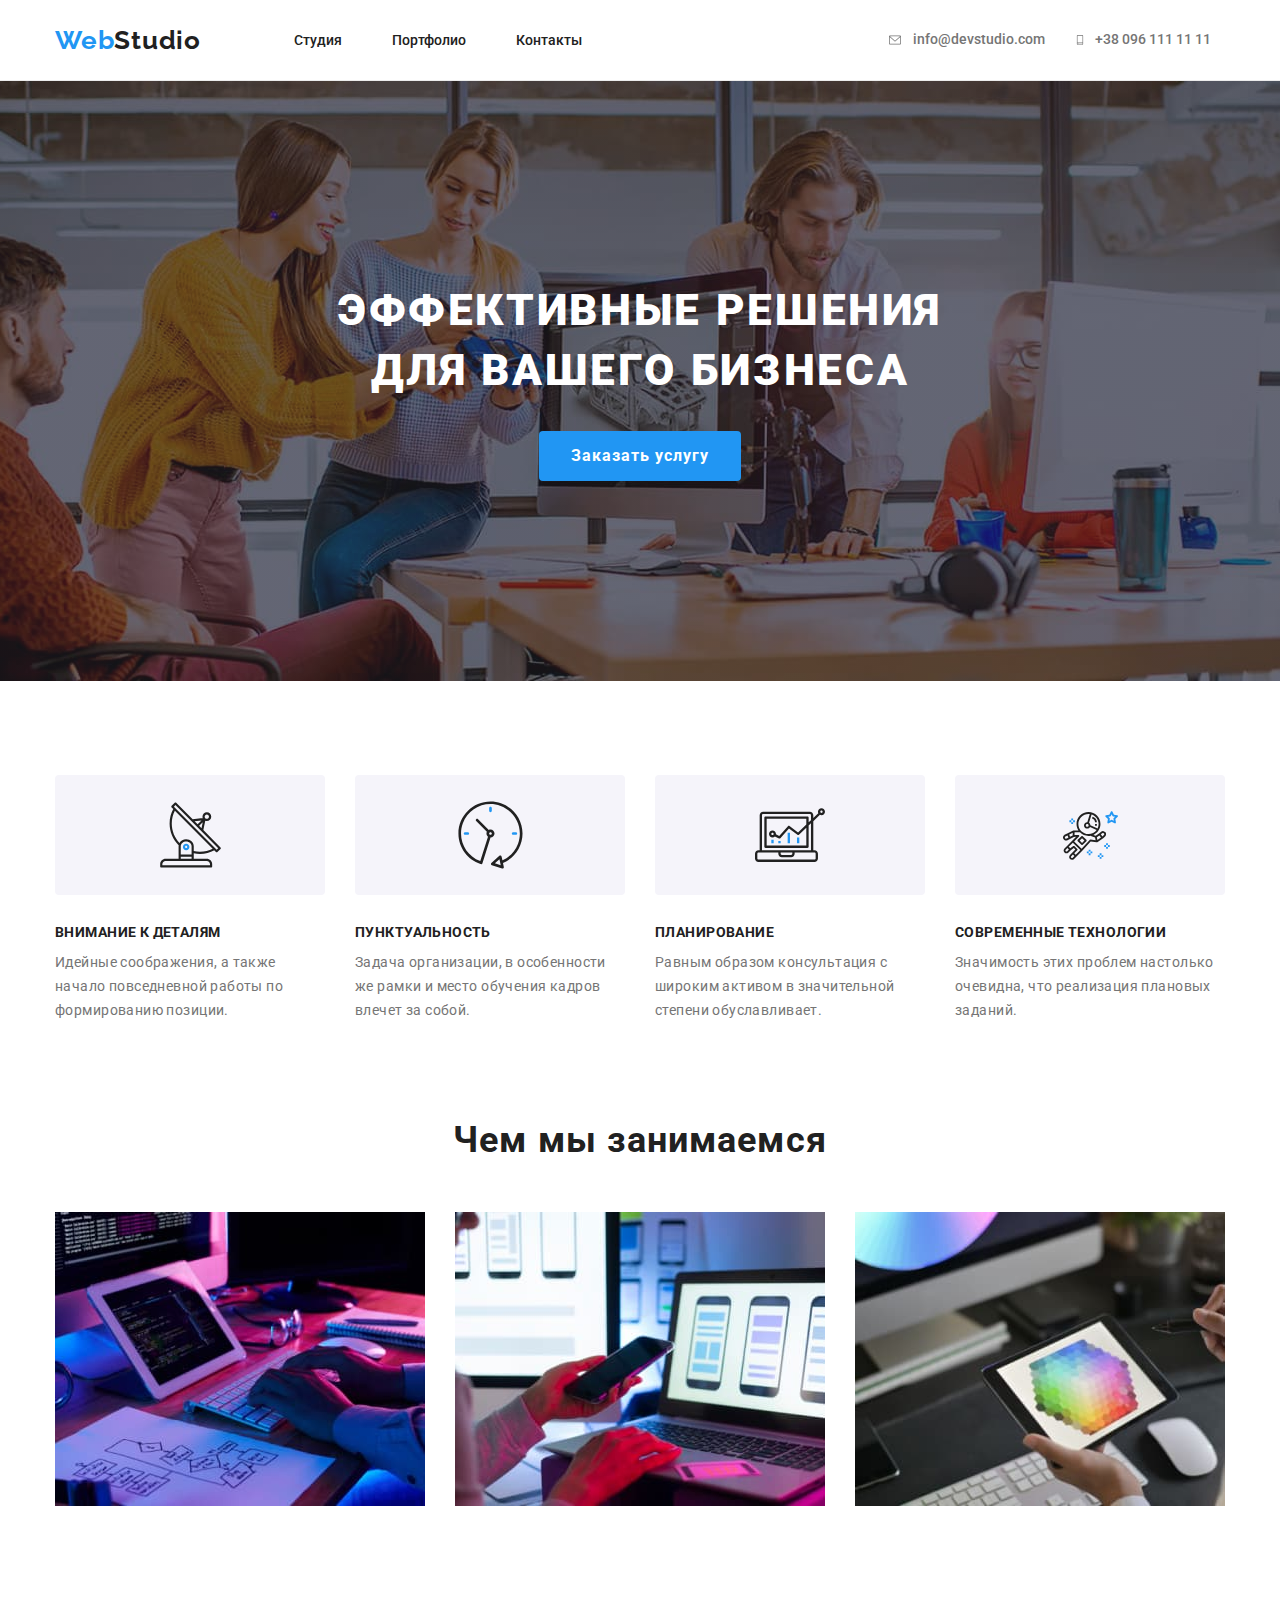
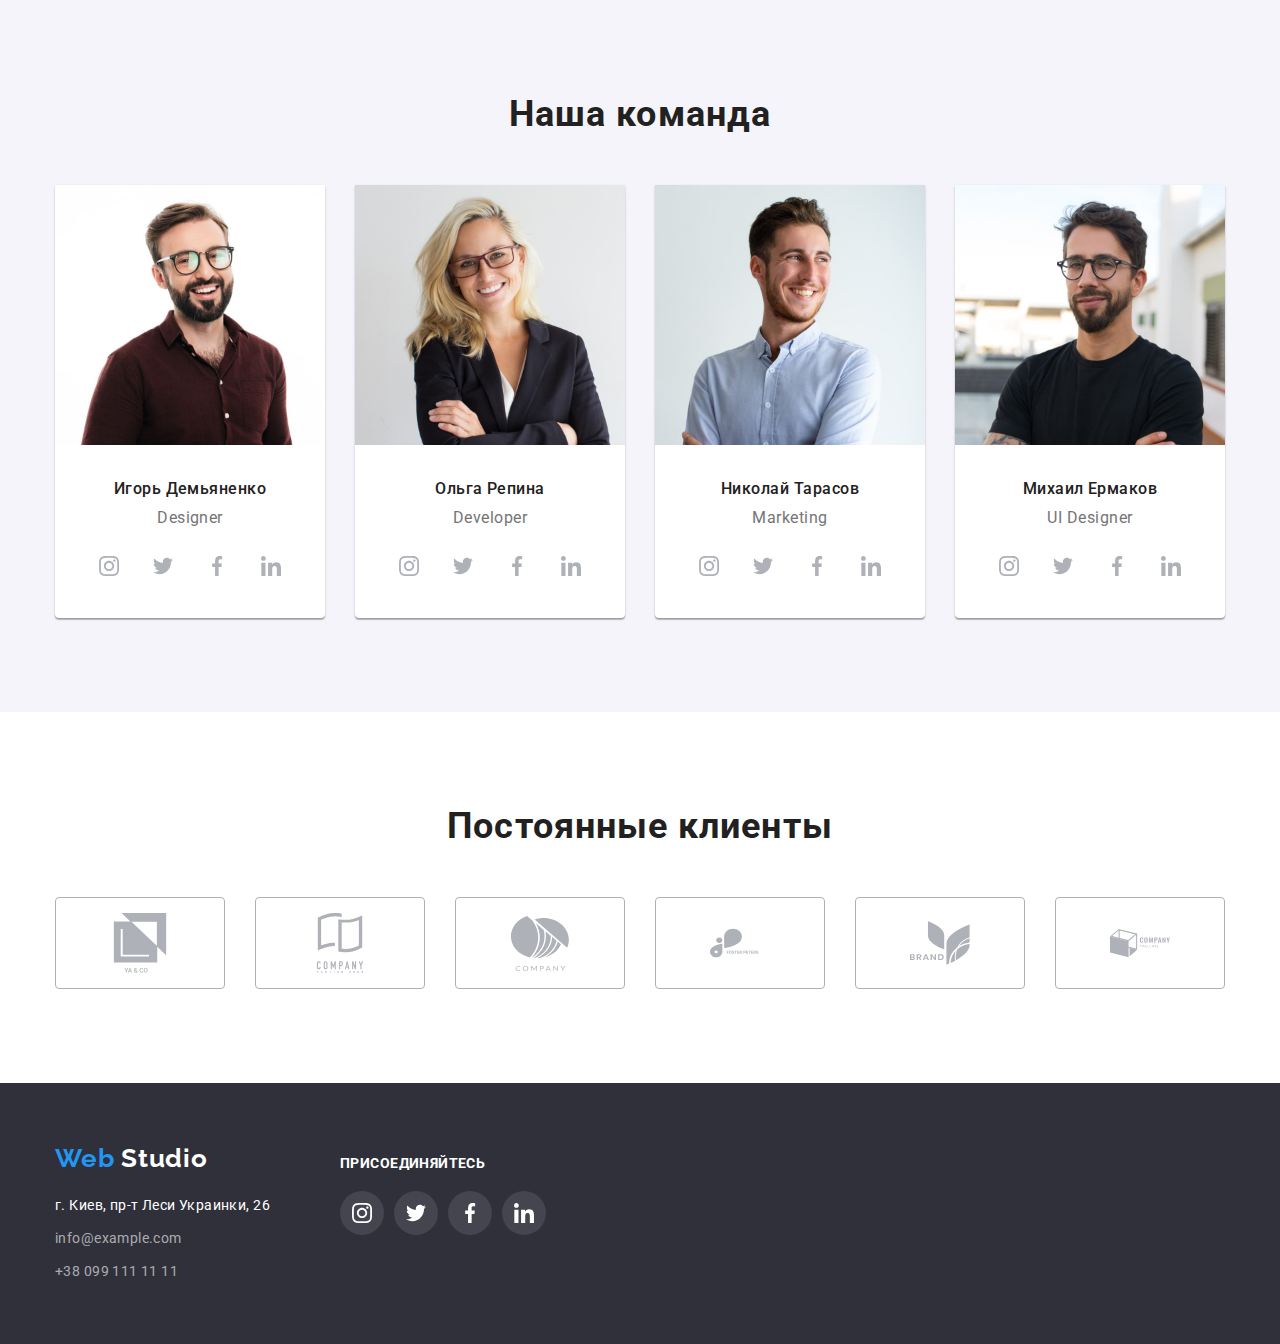
<file: index.html>
<!DOCTYPE html>
<html lang="en">
<head>
    <meta charset="UTF-8">
    <meta http-equiv="X-UA-Compatible" content="IE=edge">
    <meta name="viewport" content="width=device-width, initial-scale=1.0">
    <title>WebStudio</title>
    <link rel="preconnect" href="https://fonts.googleapis.com">
<link rel="preconnect" href="https://fonts.gstatic.com" crossorigin>
<link href="https://fonts.googleapis.com/css2?family=Raleway:wght@700&family=Roboto:wght@400;500;700;900&display=swap" rel="stylesheet">
<link rel="stylesheet" href="https://cdnjs.cloudflare.com/ajax/libs/modern-normalize/1.1.0/modern-normalize.min.css">
    <link rel="stylesheet" href="css/styles.css">
    
</head>
<body>
    <!-- Шапка страницы -->
    <header class="header-wrapper">
        <nav class="container nav-nav">
            <a class="logo" href="#"><span class="web-logo">Web</span><span class="studio-logo">Studio</span> </a>
            <ul class="nav-list">
                <li class="nav-item"><a class="nav-link" href="index.html">Студия</a></li>
                <li class="nav-item"><a class="nav-link" href="portfolio.html">Портфолио</a></li>
                <li class="nav-item"><a class="nav-link" href="#">Контакты</a></li>
            </ul>
            <a class="mail" href="#">info@devstudio.com
                <svg class="header-mail" width="16px" height="12px">
                    <use class="mail-icon" href="./img/icons.svg#icon-envelope"></use>
                </svg>
            </a>
            <a class="tel"  href="#">+38 096 111 11 11
                <svg class="header-tel" width="10px" height="16px">
                    <use class="tel-icon" href="./img/icons.svg#icon-smartphone"></use>
                </svg>
            </a>
        </nav>      
    </header>
    <!-- Основной контент -->
    <main class="maim">
        <!-- Сексция героя -->
        <section class="section effective hero-fon">
            <div class="container">
                <h1 class="effective-solutions">Эффективные решения<br/> для вашего бизнеса</h1>
                <button class="btn-hero" type="button">Заказать услугу</button>
            </div>
        </section>
        <!-- Секция преимущества -->
            <section class="section benefits">
                <div class="container">
                    <ul class="benefits-list">
                        <li class="benefits-fits">
                            <div class="thumb">
                                <svg class="antena-icon" width="65px" height="70px">
                                    <use href="./img/icons.svg#icon-antenna"></use>
                                </svg>
                            </div>
                            <h3 class="benefits-item">Внимание к деталям</h3>
                            <p class="benefits-link">Идейные соображения, а также<br/>начало повседневной работы по формированию позиции.</p>
                        </li>
                       <li class="benefits-fits">
                        <div class="thumb">
                            <svg class="clock-icon" width="67px" height="70px">
                                <use href="./img/icons.svg#icon-clock"></use>
                            </svg>
                        </div>
                             <h3 class="benefits-item">Пунктуальность</h3>
                            <p class="benefits-link">Задача организации, в особенности<br/>же рамки и место обучения кадров влечет за собой.</p>
                       </li>
                       <li class="benefits-fits">
                        <div class="thumb">
                            <svg class="diagram-icon" width="70px" height="70px">
                                <use href="./img/icons.svg#icon-diagram"></use>
                            </svg>
                        </div>
                             <h3 class="benefits-item">Планирование</h3>
                            <p class="benefits-link">Равным образом консультация с<br/>широким активом в значительной степени обуславливает.</p>
                       </li>
                        <li class="benefits-fits">
                            <div class="thumb">
                                <svg class="astronaut-icon"  width="55px" height="61px">
                                    <use href="./img/icons.svg#icon-astronaut"></use>
                                </svg>
                            </div>
                            <h3 class="benefits-item">Современные технологии</h3>
                            <p class="benefits-link">Значимость этих проблем настолько<br/>очевидна, что реализация плановых заданий.</p>
                        </li>
                    </ul>
                </div>
            </section>
            <!-- Секция чем занимаемся -->
            <section class="section study">
                <div class="container">
                    <h2 class="study-item">Чем мы занимаемся</h2>
                    <ul class="study-list">
                        <li class="study-link"><img class="study-photo"src="img/group-1.jpg" alt="верстка кода" width="370" height="294"></li>
                        <li class="study-link"><img class="study-photo" src="img/group-2.jpg" alt="адаптивный сайт"  width="370" height="294"></li>
                        <li class="study-link"><img class="study-photo"src="img/group-3.jpg" alt="стилизация сайта на Ваш вкус" width="370" height="294"></li>
                    </ul>     
                </div>
            </section>  
            <!-- Секция наша команда -->
            <section class="section team">
                <div class="container">
                    <h3 class="team-item">Наша команда</h3>
                    <ul class="team-list">
                        <li class="team-link">
                            <img class="team-photo" src="img/human-1.jpg" alt=" Игорь Демьяненко Product Designer" width="270" height="260">
                            <div class="team-des">
                                <h3 class="team-description">Игорь Демьяненко</h3>
                                <p class="team-job">Designer</p>
                                <ul class="social-list">
                                    <li>
                                        <a href="#" class="link-area">
                                            <svg class="social-links"  width="20px"  height="20px">
                                                <use href="./img/icons.svg#icon-instagram"></use>
                                            </svg>
                                        </a>
                                    </li>
                                    <li>
                                        <a href="#" class="link-area">
                                            <svg class="social-links"  width="20px"  height="20px">
                                                <use href="./img/icons.svg#icon-twitter"></use>
                                            </svg>
                                        </a>
                                    </li>
                                    <li>
                                        <a href="#" class="link-area">
                                            <svg class="social-links"  width="20px"  height="20px">
                                                <use href="./img/icons.svg#icon-facebook"></use>
                                            </svg>
                                        </a>
                                    </li>
                                    <li>
                                        <a href="#" class="link-area">
                                            <svg class="social-links"  width="20px"  height="20px">
                                                <use href="./img/icons.svg#icon-linkedin"></use>
                                            </svg>
                                        </a>
                                    </li>
                                </ul>
                            </div>
                        </li>
                        <li class="team-link">
                            <img  class="team-photo"src="img/human-2.jpg" alt=" Ольга Репина Frontend Developer"  width="270" height="260">
                            <div class="team-des">
                                <h3 class="team-description">Ольга Репина</h3>
                                <p class="team-job">Developer</p>
                                <ul class="social-list">
                                    <li>
                                        <a href="#" class="link-area">
                                            <svg class="social-links"  width="20px"  height="20px">
                                                <use href="./img/icons.svg#icon-instagram"></use>
                                            </svg>
                                        </a>
                                    </li>
                                    <li>
                                        <a href="#" class="link-area">
                                            <svg class="social-links"  width="20px"  height="20px">
                                                <use href="./img/icons.svg#icon-twitter"></use>
                                            </svg>
                                        </a>
                                    </li>
                                    <li>
                                        <a href="#" class="link-area">
                                            <svg class="social-links"  width="20px"  height="20px">
                                                <use href="./img/icons.svg#icon-facebook"></use>
                                            </svg>
                                        </a>
                                    </li>
                                    <li>
                                        <a href="#" class="link-area">
                                            <svg class="social-links"  width="20px"  height="20px">
                                                <use href="./img/icons.svg#icon-linkedin"></use>
                                            </svg>
                                        </a>
                                    </li>
                                </ul>
                            </div>
                        </li>
                        <li class="team-link">
                            <img class="team-photo" src="img/human-3.jpg" alt="Николай Тарасов Marketing" width="270" height="260">
                            <div class="team-des">
                                <h3 class="team-description">Николай Тарасов</h3>
                                <p class="team-job">Marketing</p>
                                <ul class="social-list">
                                    <li>
                                        <a href="#" class="link-area">
                                            <svg class="social-links"  width="20px"  height="20px">
                                                <use href="./img/icons.svg#icon-instagram"></use>
                                            </svg>
                                        </a>
                                    </li>
                                    <li>
                                        <a href="#" class="link-area">
                                            <svg class="social-links"  width="20px"  height="20px">
                                                <use href="./img/icons.svg#icon-twitter"></use>
                                            </svg>
                                        </a>
                                    </li>
                                    <li>
                                        <a href="#" class="link-area">
                                            <svg class="social-links"  width="20px"  height="20px">
                                                <use href="./img/icons.svg#icon-facebook"></use>
                                            </svg>
                                        </a>
                                    </li>
                                    <li>
                                        <a href="#" class="link-area">
                                            <svg class="social-links"  width="20px"  height="20px">
                                                <use href="./img/icons.svg#icon-linkedin"></use>
                                            </svg>
                                        </a>
                                    </li>
                                </ul>
                            </div>
                        </li>
                        <li class="team-link">
                            <img  class="team-photo"src="img/human-4.jpg" alt="Михаил Ермаков UI Designer" width="270" height="260"> 
                            <div class="team-des">
                                <h3 class="team-description">Михаил Ермаков</h3> 
                                <p class="team-job">UI Designer</p>
                                <ul class="social-list">
                                    <li>
                                        <a href="#" class="link-area">
                                            <svg class="social-links"  width="20px"  height="20px">
                                                <use href="./img/icons.svg#icon-instagram"></use>
                                            </svg>
                                        </a>
                                    </li>
                                    <li>
                                        <a href="#" class="link-area">
                                            <svg class="social-links"  width="20px"  height="20px">
                                                <use href="./img/icons.svg#icon-twitter"></use>
                                            </svg>
                                        </a>
                                    </li>
                                    <li>
                                        <a href="#" class="link-area">
                                            <svg class="social-links"  width="20px"  height="20px">
                                                <use href="./img/icons.svg#icon-facebook"></use>
                                            </svg>
                                        </a>
                                    </li>
                                    <li>
                                        <a href="#" class="link-area">
                                            <svg class="social-links"  width="20px"  height="20px">
                                                <use href="./img/icons.svg#icon-linkedin"></use>
                                            </svg>
                                        </a>
                                    </li>
                                </ul>
                            </div>
                        </li>
                    </ul>         
                </div>
            </section>
            <!-- Секция наша клиенты -->
            <section class="section clients">
                <div class="container">
                    <h3 class="clients-title">Постоянные клиенты</h3>
                        <ul class="clients-list">
                            <li class="clients-item">
                                    <a class="clients-permanent" href="#">
                                        <svg class="clients-icon" width="41px" height="47px">
                                            <use href="./img/icons.svg#icon-yaco"></use>
                                        </svg>
                                    </a>
                            </li>
                            <li class="clients-item">
                                    <a class="clients-permanent" href="#">
                                        <svg class="clients-icon" width="40px" height="52px">
                                            <use href="./img/icons.svg#icon-here"></use>
                                        </svg>
                                   </a>
                            </li>
                            <li class="clients-item">
                                    <a class="clients-permanent" href="#">
                                        <svg class="clients-icon" width="43px" height="41px">
                                            <use href="./img/icons.svg#icon-company"></use>
                                        </svg>
                                    </a>
                            </li>
                            <li class="clients-item">
                                    <a class="clients-permanent" href="#">
                                        <svg class="clients-icon" width="85px" height="42px">
                                            <use href="./img/icons.svg#icon-foster"></use>
                                        </svg>
                                    </a>
                            </li>
                            <li class="clients-item">
                                    <a class="clients-permanent" href="#">
                                        <svg class="clients-icon"  width="62px" height="45px">
                                            <use href="./img/icons.svg#icon-brand"></use>
                                        </svg>
                                    </a>
                            </li>
                            <li class="clients-item">
                                <a class="clients-permanent" href="#">
                                        <svg class="clients-icon" width="93px" height="44px">
                                            <use href="./img/icons.svg#icon-tagline"></use>
                                        </svg>
                                </a>
                            </li>
                        </ul>
                </div>
            </section>   
    </main>
    <!-- Подвал -->
<footer class="footer">
    <div class="container fooress">
        <div class="footer-address">
            <a class="footer-logo"href="#"> <span class="footer-web">Web</span> <span class="footer-studio">Studio</span></a>
            <address class="address">   
                <ul  class="footer-list">
                    <li class="footer-item">
                        <a class="be" href="#"> г. Киев, пр-т Леси Украинки, 26</a>
                    </li>
                    <li class="footer-item">
                        <a class="footer-link" href="#"> info@example.com</a>
                    </li>
                    <li class="footer-item">
                        <a   class="footer-link" href="#"> +38 099 111 11 11</a>
                    </li>
                </ul>
            </address>
        </div>
            <div class="footer-social">
                <p class="join">присоединяйтесь</p>
                <ul class="join-list">
                    <li class="join-link">
                        <a class="join-item" href="#">
                            <svg class="join-icon" width="20px"  height="20px">
                                <use href="./img/icons.svg#icon-instagram"></use>
                            </svg>
                        </a>
                    </li>
                    <li class="join-link">
                        <a class="join-item" href="#">
                            <svg class="join-icon" width="20px"  height="20px">
                                <use href="./img/icons.svg#icon-twitter"></use>
                            </svg>
                        </a>
                    </li>
                    <li class="join-link">
                        <a class="join-item" href="#">
                            <svg class="join-icon" width="20px"  height="20px">
                                <use href="./img/icons.svg#icon-facebook"></use>
                            </svg>
                        </a>
                    </li>
                    <li class="join-link">
                        <a class="join-item" href="#">
                            <svg class="join-icon" width="20px"  height="20px">
                                <use href="./img/icons.svg#icon-linkedin"></use>
                            </svg>
                        </a>
                    </li>
                </ul>
            </div>
    </div>

</footer>

</body>
</html>
</file>
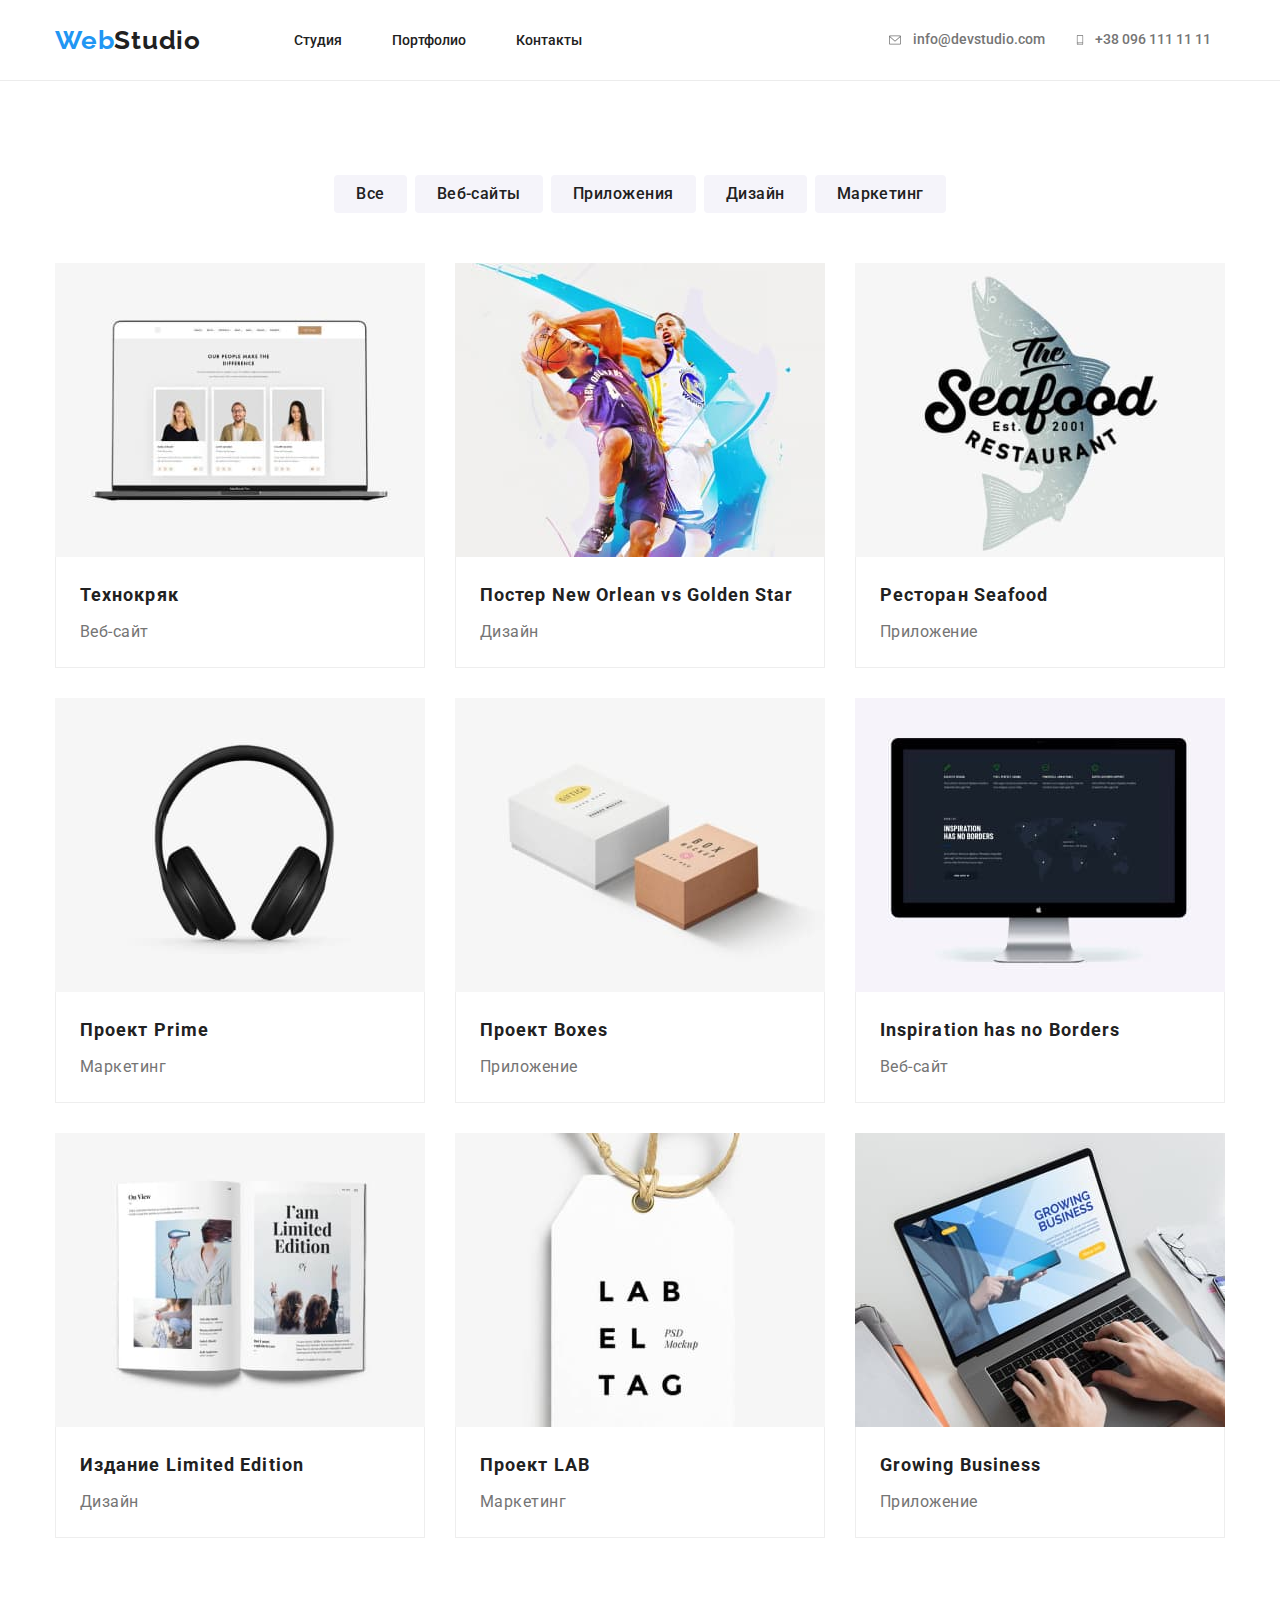
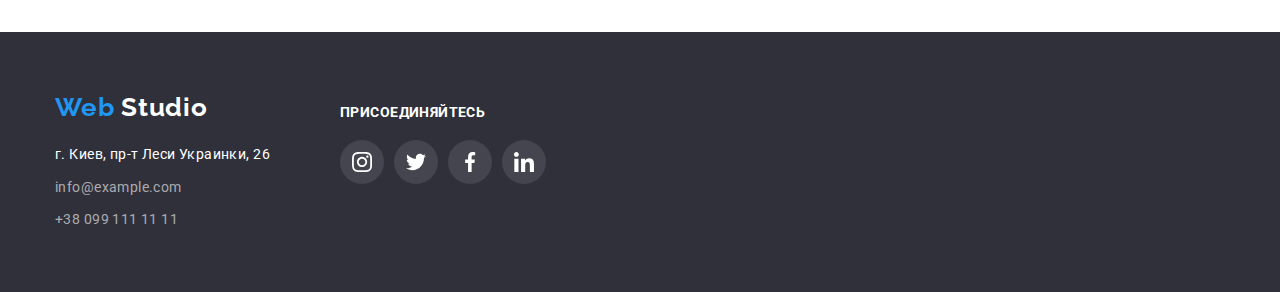
<file: portfolio.html>
<!DOCTYPE html>
<html lang="en">
<head>
    <meta charset="UTF-8">
    <meta http-equiv="X-UA-Compatible" content="IE=edge">
    <meta name="viewport" content="width=device-width, initial-scale=1.0">
    <title>WebStudio</title>
    <link rel="preconnect" href="https://fonts.googleapis.com">
    <link rel="preconnect" href="https://fonts.gstatic.com" crossorigin>
    <link href="https://fonts.googleapis.com/css2?family=Raleway:wght@700&family=Roboto:wght@400;500;700;900&display=swap" rel="stylesheet">
    <link rel="stylesheet" href="https://cdnjs.cloudflare.com/ajax/libs/modern-normalize/1.1.0/modern-normalize.min.css">
    <link rel="stylesheet" href="css/styles.css">
    
</head>
<body>
     <!-- Шапка страницы -->
     <header class="header-wrapper">
        <nav class="container nav-nav">
            <a class="logo" href="#"><span class="web-logo">Web</span><span class="studio-logo">Studio</span> </a>
            <ul class="nav-list">
                <li class="nav-item"><a class="nav-link" href="index.html">Студия</a></li>
                <li class="nav-item"><a class="nav-link" href="portfolio.html">Портфолио</a></li>
                <li class="nav-item"><a class="nav-link" href="#">Контакты</a></li>
            </ul>
            <a class="mail" href="#">info@devstudio.com
                <svg class="header-mail" width="16px" height="12px">
                    <use class="mail-icon" href="./img/icons.svg#icon-envelope"></use>
                </svg>
            </a>
            <a class="tel"  href="#">+38 096 111 11 11
                <svg class="header-tel" width="10px" height="16px">
                    <use class="tel-icon" href="./img/icons.svg#icon-smartphone"></use>
                </svg>
            </a>
        </nav>      
    </header>
     <!-- Основной контент -->
    <main class="main-wrap">
        <section class="section positions">
            <div class="container">
                <ul class="positions-list">
                    <li class="positions-link">
                        <button class="positions-item"   type="button">Все</button>
                    </li>
                    <li class="positions-link">
                        <button class="positions-item" type="button">Веб-сайты</button>
                    </li>
                    <li class="positions-link">
                        <button class="positions-item" type="button">Приложения</button>
                    </li>
                    <li class="positions-link">
                        <button class="positions-item"type="button">Дизайн</button>
                    </li>
                    <li class="positions-link">
                        <button class="positions-item" type="button">Маркетинг</button>
                    </li>
                </ul>
                <ul class="pictures">
                    <li class="pictures-list">
                        <a class="pictures-link" href="#">
                            <img class="pictures-photo"src="img/notebook.jpg" alt="notebook" width="370">
                            <div class="pictures-nut">
                                <h2 class="pictures-item">Технокряк</h2>
                                <p class="pictures-niches">Веб-сайт</p>
                            </div>
                        </a>
                    </li>
                    <li class="pictures-list">
                        <a class="pictures-link" href="#">
                            <img class="pictures-photo" src="img/basketball.jpg" alt="basketball" width="370">
                            <div class="pictures-nut">
                                <h2 class="pictures-item">Постер New Orlean vs Golden Star</h2>
                                <p class="pictures-niches">Дизайн</p>
                            </div>
                        </a>
                    </li >
                    <li class="pictures-list">
                        <a class="pictures-link" href="#">
                            <img  class="pictures-photo" src="img/seafood.jpg" alt="seafood" width="370">
                            <div class="pictures-nut">
                                <h2 class="pictures-item">Ресторан Seafood</h2>
                                <p class="pictures-niches">Приложение</p>
                            </div>   
                        </a>
                    </li>
                    <li class="pictures-list">
                        <a  class="pictures-link" href="#">
                            <img class="pictures-photo" src="img/headphones.jpg" alt="headphones" width="370">
                            <div class="pictures-nut">
                                <h2 class="pictures-item">Проект Prime</h2>
                                <p class="pictures-niches">Маркетинг</p>
                            </div>
                        </a>
                    </li>
                    <li class="pictures-list">
                        <a class="pictures-link" href="#">
                            <img class="pictures-photo" src="img/box.jpg" alt="box" width="370">
                            <div class="pictures-nut">
                                <h2 class="pictures-item">Проект Boxes</h2>
                                <p class="pictures-niches">Приложение</p>
                            </div> 
                        </a>
                    </li>
                    <li class="pictures-list">
                        <a  class="pictures-link" href="#">
                            <img class="pictures-photo" src="img/computer.jpg" alt="computer" width="370">
                            <div class="pictures-nut">
                                <h2 class="pictures-item">Inspiration has no Borders</h2>
                                <p class="pictures-niches">Веб-сайт</p>
                            </div>
                        </a>
                    </li>
                    <li class="pictures-list">
                        <a class="pictures-link" href="#">
                            <img class="pictures-photo" src="img/book.jpg" alt="book" width="370">
                            <div class="pictures-nut">
                                <h2 class="pictures-item">Издание Limited Edition</h2>
                                <p class="pictures-niches">Дизайн</p>
                            </div>
                        </a>
                    </li>
                    <li class="pictures-list">
                        <a class="pictures-link" href="#">
                            <img class="pictures-photo" src="img/label.jpg" alt="label" width="370">
                            <div class="pictures-nut">
                                <h2 class="pictures-item">Проект LAB</h2>
                                <p class="pictures-niches">Маркетинг</p>
                            </div> 
                        </a>
                    </li>
                    <li class="pictures-list">
                        <a class="pictures-link" href="#">
                            <img class="pictures-photo" src="img/recruit.jpg" alt="recruit" width="370">
                            <div class="pictures-nut">
                                <h2 class="pictures-item">Growing Business</h2>
                                <p class="pictures-niches">Приложение</p>
                            </div>
                        </a>
                    </li>
                </ul>
            </div>
        </section>
    </main>
       <!-- Подвал -->
       <footer class="footer">
        <div class="container fooress">
            <div class="footer-address">
                <a class="footer-logo"href="#"> <span class="footer-web">Web</span> <span class="footer-studio">Studio</span></a>
                <address class="address">   
                    <ul  class="footer-list">
                        <li class="footer-item">
                            <a class="be" href="#"> г. Киев, пр-т Леси Украинки, 26</a>
                        </li>
                        <li class="footer-item">
                            <a class="footer-link" href="#"> info@example.com</a>
                        </li>
                        <li class="footer-item">
                            <a   class="footer-link" href="#"> +38 099 111 11 11</a>
                        </li>
                    </ul>
                </address>
            </div>
                <div class="footer-social">
                    <p class="join">присоединяйтесь</p>
                    <ul class="join-list">
                        <li class="join-link">
                            <a class="join-item" href="#">
                                <svg class="join-icon" width="20px"  height="20px">
                                    <use href="./img/icons.svg#icon-instagram"></use>
                                </svg>
                            </a>
                        </li>
                        <li class="join-link">
                            <a class="join-item" href="#">
                                <svg class="join-icon" width="20px"  height="20px">
                                    <use href="./img/icons.svg#icon-twitter"></use>
                                </svg>
                            </a>
                        </li>
                        <li class="join-link">
                            <a class="join-item" href="#">
                                <svg class="join-icon" width="20px"  height="20px">
                                    <use href="./img/icons.svg#icon-facebook"></use>
                                </svg>
                            </a>
                        </li>
                        <li class="join-link">
                            <a class="join-item" href="#">
                                <svg class="join-icon" width="20px"  height="20px">
                                    <use href="./img/icons.svg#icon-linkedin"></use>
                                </svg>
                            </a>
                        </li>
                    </ul>
                </div>
        </div>
    
    </footer>
    
</body>
</html>
</file>
<file: css/styles.css>
:root{
--header-text-color: #212121;
--link-text-color:#2196F3;
--background-text-color: #ffffff;
}




body{
background-color: var(--background-text-color);
font-family: 'Roboto', 'Raleway';
font-style: normal;   
}

.container{
    width: 1200px;
    padding-left: 15px;
    padding-right: 15px;
    margin-left: auto;
    margin-right: auto;
}

.section{
    padding-top: 94px;
    padding-bottom: 94px;
    margin: 0 auto;
}



/* STYLES HEADER */

.header-wrapper{
background-color: #ffffff;
border-bottom: 1px solid #ECECEC;
}


.logo{   
font-family: 'Raleway';
font-style: normal;
font-weight: 700;
font-size: 26px;
line-height: 1.19;
letter-spacing: 0.03em;
color: var(--link-text-color);
text-decoration: none;

padding-top: 24px;
padding-bottom: 24px;
margin-right: 93px;
}

.studio-logo{
    color: var(--header-text-color);
}

    
.nav-nav{
    display: flex;
    align-items: center;
}


.nav-list{
    display: flex;
    padding-left: 0;
    margin: 0;
   
}


.nav-item{
list-style-type: none;
margin-right: 50px;

}

.nav-item:last-child{
    margin-right: 0;
}

.nav-link{
font-family: 'Roboto';
font-style: normal;
font-weight: 500;
font-size: 14px;
line-height: 1.14;
color: var(--header-text-color);
text-decoration: none;

padding-top: 32px;
padding-bottom: 32px;
}

.nav-link:hover,
.nav-link:focus{
    color: var(--link-text-color);
}

.header-mail{
margin-right: 10px;
fill: currentColor;
}


.mail{
font-family: 'Roboto';
font-style: normal;
font-weight: 500;
font-size: 14px;
line-height: 1.14;
color: #757575;
text-decoration: none;

margin-left: 305px;
margin-right: 30px;
padding-top: 32px;
padding-bottom: 32px;

display: flex;
flex-direction: row-reverse;
align-items: center;
}


.mail:hover,
.mail:focus{
color: var(--link-text-color);
}



.tel{
font-family: 'Roboto';
font-style: normal;
font-weight: 500;
font-size: 14px;
line-height: 1.14;
color: #757575;
text-decoration: none;

padding-top: 32px;
padding-bottom: 32px;

display: flex;
flex-direction: row-reverse;
align-items: center;
}

.header-tel{
margin-right: 10px;
fill: currentColor;
}



.tel:hover,
.tel:focus{
color: var(--link-text-color);
}

/* STYLES MAIN Studio */

.hero-fon{
    max-width: 1600px;
    height: 600px;
    margin-left: auto;
    margin-right: auto;
    background-image: linear-gradient(
        rgba(47, 48, 58, 0.4),
        rgba(47, 48, 58, 0.4)  
    ), url(../img/hero-fon.jpg);
    background-size: cover;
    background-position: center;
    background-repeat: no-repeat;
}



.effective{
    background-color: var(--header-text-color);
    text-align: center;
    padding-top: 200px;
    padding-bottom: 200px;
}

.effective-solutions{
font-family: 'Roboto';
font-style: normal;
font-weight: 900;
font-size: 44px;
line-height: 1.36;
letter-spacing: 0.06em;
text-transform: uppercase;
color: #ffffff;

margin-top: 0;
margin-bottom: 30px;
}

.btn-hero{
font-family: 'Roboto';
font-style: normal;
font-weight: 700;
font-size: 16px;
line-height: 1.87;
cursor: pointer;
letter-spacing: 0.06em;
color: var(--background-text-color);
background: #2196F3;
border-radius: 4px;
min-width: 200px;
height: 50px;
border-width: 0;
padding: 10px 32px 10px 32px;
}


.btn-hero:hover,
.btn-hero:focus{
    background: #2196F3;
box-shadow: 0px 4px 4px rgba(0, 0, 0, 0.15);
border-radius: 4px;
}

.benefits{
background-color: #ffffff;
padding-top: 94px;
padding-bottom: 94px;
}

.benefits-list{
    list-style-type: none;
    margin-top: 0;
    padding: 0;
    display: flex;
    justify-content: space-between;
    margin-bottom: 0;
}


.thumb{
    display: flex;
    justify-content: center;
    align-items: center;

    background-color: #F5F4FA;
    width: 270px;
    height: 120px;

    border-radius: 4px;
    margin-bottom: 30px;
}


.benefits-item{
font-family: 'Roboto';
font-style: normal;
font-weight: 700;
font-size: 14px;
line-height: 1.14;
letter-spacing: 0.03em;
text-transform: uppercase;
color: var(--header-text-color);

margin-top: 0;
margin-bottom: 10px;
}

.benefits-link{
font-size: 14px;
line-height: 1.71;
letter-spacing: 0.03em;
color: #757575;
margin-top: 0;
margin-bottom: 0;
width: 270px;
height: 75px;
}


.study{
    padding-top: 0;
}


.study-list{
    list-style-type: none;
    padding: 0;
    display: flex;
    justify-content: space-between;
    margin-bottom: 0;
    margin-top: 0;
}


.study-photo{
    display: block;
}

.study-item{
font-weight: 700;
font-size: 36px;
line-height: 1.16;
text-align: center;
letter-spacing: 0.03em;
color: var(--header-text-color);

margin-top: 0;
margin-bottom: 50px;
}

.team{
background-color: #F5F4FA;
}

.team-item{
font-weight: 700;
font-size: 36px;
line-height: 1.16;
text-align: center;
letter-spacing: 0.03em;
color: #212121;

margin-top: 0;
margin-bottom: 50px;
}

.team-list{
    list-style-type: none;
    padding: 0;
    display: flex;
    justify-content: space-between;
    margin-bottom: 0;
    margin-top: 0;

}

.team-des{
    padding-top: 30px;
    padding-bottom: 30px;

}

.team-link{
background: #FFFFFF; 
box-shadow: 0px 1px 3px rgba(0, 0, 0, 0.12), 0px 1px 1px rgba(0, 0, 0, 0.14), 0px 2px 1px rgba(0, 0, 0, 0.2);
border-radius: 0px 0px 4px 4px;
}

.team-description{
font-weight: 500;
font-size: 16px;
line-height: 1.18;
text-align: center;
letter-spacing: 0.03em;
color:var(--header-text-color);

margin-top: 0;
margin-bottom: 10px;

}

.team-job{
font-weight: 400;
font-size: 16px;
line-height: 1.18;
text-align: center;
letter-spacing: 0.03em;
color: #757575;

margin-top: 0;
margin-bottom: 0;
}

.social-list{
    list-style: none;
    display: flex;
    justify-content: space-between;
    margin-top: 16px;
    padding-left: 32px;
    padding-right: 32px;

}

.link-area{
    display: flex;
    justify-content: center;
    align-items: center;
    width: 44px;
    height: 44px;
    border-radius: 50px;
    
}


.social-links{
    width: 20px;
    height: 20px;
    fill: #AFB1B8;
}

.link-area:hover{
    background-color: var(--link-text-color);
}

.link-area:hover .social-links{
    fill: #ffffff;
}

.link-area:focus{
    background-color: var(--link-text-color);
}

.link-area:focus .social-links{
    fill: #ffffff;
}

.clients-title{
    font-family: 'Roboto';
font-style: normal;
font-weight: 700;
font-size: 36px;
line-height: 1.16;
text-align: center;
letter-spacing: 0.03em;
color: #212121;

margin-top: 0;
margin-bottom: 50px;
}


.clients-list{
    display: flex;
    list-style: none;
    margin: 0;
    padding: 0;
    gap: 30px;
}


.clients-permanent{
    display: flex;
    align-items: center;
    justify-content: center;

    width: 170px;
    height: 92px;

    border: 1px solid #AFB1B8;
    border-radius: 4px; 
}

.clients-permanent:hover,
.clients-permanent:focus{
    border-color: var(--link-text-color);
}

.clients-permanent:hover>
.clients-icon,
.clients-permanent:focus>
.clients-icon{
    fill: var(--link-text-color);
}

.clients-icon{
    width: 106px;
    height: 60px;
    fill: #AFB1B8;
}

.clients-icon:hover,
.clients-icon:focus{
    fill: var(--link-text-color);
}


/* STYLES MAIN portfolio */

.positions-list{
    list-style-type: none;
    display: flex;
    justify-content: center;
    padding-left: 0;
    margin-top: 0;
    margin-bottom: 50px;
}

.positions-link{
    margin-right: 8px;
}

.positions-link:last-child{
    margin-right: 0;
}


.positions-item{
font-family: 'Roboto';
font-style: normal;
font-weight: 500;
font-size: 16px;
line-height: 1.62;
text-align: center;
letter-spacing: 0.03em;
color: #212121;
background: #F5F4FA;
border-radius: 4px;
cursor: pointer;

padding: 6px 22px 6px 22px;
border: 0 solid #F5F4FA;;
}

.positions-item:hover,
.positions-item:focus{
 box-shadow: 0px 3px 1px rgba(0, 0, 0, 0.1), 0px 1px 2px rgba(0, 0, 0, 0.08), 0px 2px 2px rgba(0, 0, 0, 0.12);
border-radius: 4px;
color: #FFFFFF;
background: #2196F3;
}

.pictures{
    list-style-type: none;
    padding-left: 0;
    display: flex;
    flex-wrap: wrap;
    margin-top: 0;
    margin-bottom: 0;
}



.pictures-list{
background: #FFFFFF;
width: 370px;
margin-right: 30px;
margin-bottom: 30px;
}

.pictures-list:hover{
    box-shadow:  0px 1px 1px rgba(0, 0, 0, 0.12), 0px 4px 4px rgba(0, 0, 0, 0.06), 1px 4px 6px rgba(0, 0, 0, 0.16);
}



.pictures-nut{
    border-left:  1px solid #EEEEEE;
    border-right: 1px solid #EEEEEE;
    border-bottom:1px solid #EEEEEE;

    padding: 20px 24px 20px 24px;
}


.pictures-list:nth-child(3n){
margin-right: 0;
}


.pictures-list:nth-last-child(-n+3){
margin-bottom: 0;
}

.pictures-link{
text-decoration: none;
}


.pictures-photo{
    display: block;
}


.pictures-item{
font-family: 'Roboto';
font-style: normal;
font-weight: 700;
font-size: 18px;
line-height: 2.00;
letter-spacing: 0.06em;
color:var(--header-text-color);


margin-top: 0px;
margin-bottom: 4px;
}

.pictures-niches{
font-family: 'Roboto';
font-style: normal;
font-weight: 400;
font-size: 16px;
line-height: 1.87;
letter-spacing: 0.03em;
color: #757575;

margin: 0;
}

/* STYLES FOOTER */

.footer{
background: #2F303A;

padding-top: 60px;
padding-bottom: 60px;
}


.fooress{
    display: flex;
}


.footer-logo{
font-family: 'Raleway';
font-style: normal;
font-weight: 700;
font-size: 26px;
line-height: 1.19;
letter-spacing: 0.03em;
color:var(--link-text-color);
text-decoration: none;

display: block;
margin-bottom: 20px;
}

.footer-studio{
    color: #FFFFFF;
}


.footer-list{
    list-style-type: none;
    padding-left: 0;
    margin: 0;
}


.footer-item{
    margin-bottom: 9px;
}

.footer-item:last-child{
    margin-bottom: 0;
}


.be{
 font-family: 'Roboto';
font-style: normal;
font-weight: 400;
font-size: 14px;
line-height: 1.71;
letter-spacing: 0.03em;
color: var(--background-text-color);
text-decoration: none;
}

.be:hover,
.be:focus{
color: rgba(255, 255, 255, 0.6);
}


.footer-link{
font-family: 'Roboto';
font-style: normal;
font-weight: 400;
font-size: 14px;
line-height: 1.71;
letter-spacing: 0.03em;
color: rgba(255, 255, 255, 0.6);
text-decoration: none;
}

.footer-link:hover,
.footer-link:focus{
color: var(--background-text-color);
}

.footer-social{
    display: inline-block;
    justify-content: center;
    align-items: center;
    width: 206px;
    height: 80px;
    margin-left: 70px;
    margin-top: 12px;

}


.join{
    font-family: 'Roboto';
    font-style: normal;
    font-weight: 700;
    font-size: 14px;
    line-height: 16px;
    letter-spacing: 0.03em;
    text-transform: uppercase;
    color: #FFFFFF;

    margin-top: 0;
    margin-bottom: 20px;
}

.join-list{
    display: flex;
    justify-content: center;
    align-items: center;
    list-style: none;
    padding: 0;
    margin: 0;
}

.join-link{
    margin-right: 10px;
}

.join-link:last-child{
    margin-right: 0;
}

.join-item{
    display: inline-flex;
    justify-content: center;
    align-items: center;
    width: 44px;
    height: 44px;
    border-radius: 50%;
    background-color: #44454E;
}

.join-item:hover,
.join-item:focus{
    background-color: var(--link-text-color);
}


.join-icon{
    fill: var(--background-text-color);
}
</file>
